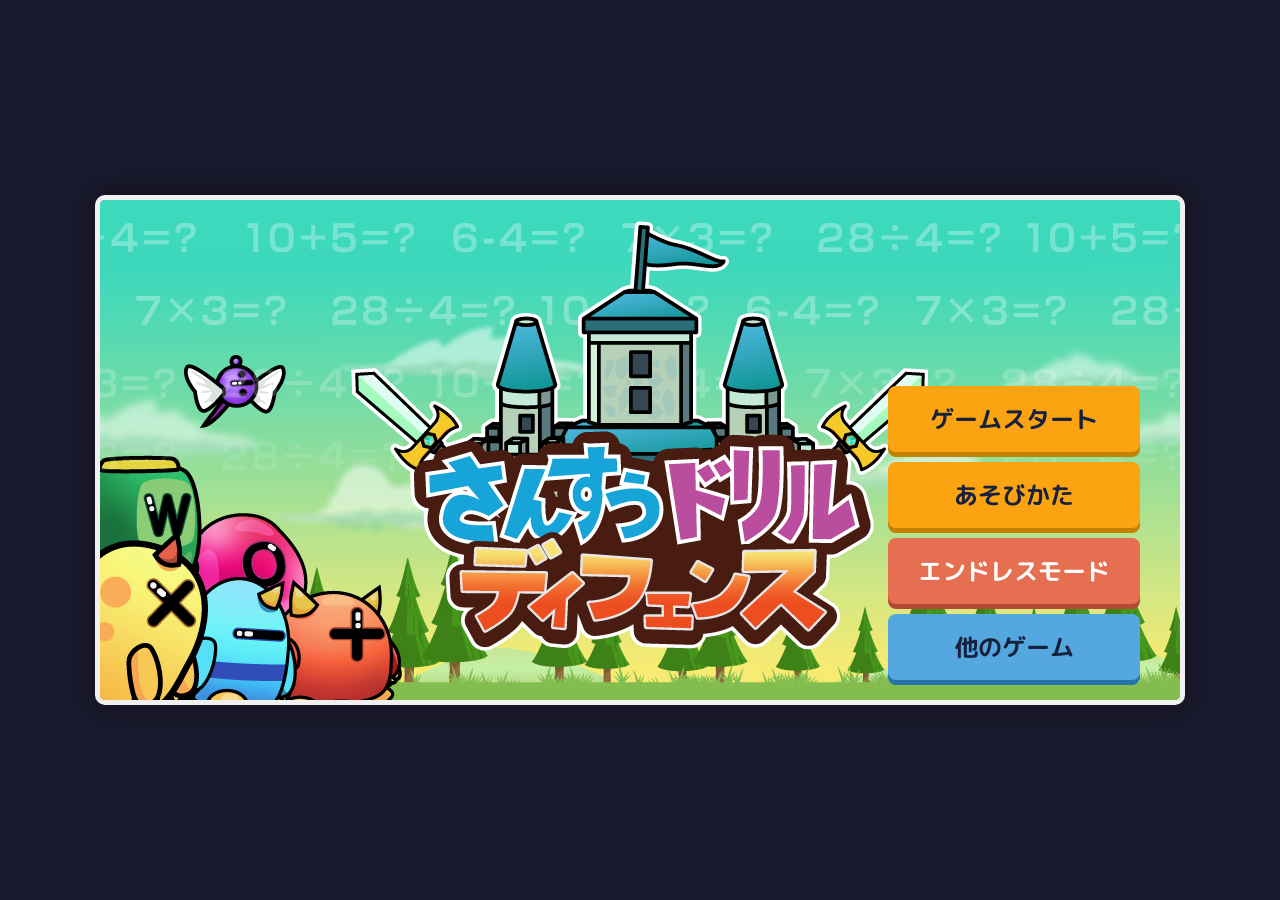
<file: index.html>
<!DOCTYPE html>
<html lang="ja">
<head>
    <meta charset="UTF-8">
    <meta name="viewport" content="width=device-width, initial-scale=1.0, maximum-scale=1.0, user-scalable=no">
    <title>さんすうドリル ディフェンス</title>
    <meta property="og:title" content="さんすうドリル ディフェンス">
    <meta property="og:description" content="モンスターを計算でやっつけろ！新感覚の計算ドリル×タワーディフェンスゲーム！">
    <meta property="og:type" content="website">
    <meta property="og:url" content="https://akkeynoa.web.fc2.com/game/keisan-defense/keisan-defense.html">
    <meta property="og:image" content="https://akkeynoa.web.fc2.com/game/keisan-defense/images/ogp-image.png">
    <meta property="og:site_name" content="さんすうドリル ディフェンス">
    <meta name="twitter:card" content="summary_large_image">

    <audio id="bgm-sound" src="sounds/bgm.mp3" loop></audio>
    <audio id="correct-sound" src="sounds/correct.mp3"></audio>
    <audio id="boss-bgm-sound" src="sounds/boss-bgm.mp3" loop></audio>
    <audio id="wrong-sound" src="sounds/wrong.mp3"></audio>
    <audio id="base-damage-sound" src="sounds/base-damage.mp3"></audio>
    <audio id="buy-sound" src="sounds/buy.mp3"></audio>
    <audio id="gameover-low-sound" src="sounds/gameover-low.mp3"></audio>
    <audio id="gameover-mid-sound" src="sounds/gameover-mid.mp3"></audio>
    <audio id="gameover-high-sound" src="sounds/gameover-high.mp3"></audio>
    <audio id="click-sound" src="sounds/click.mp3"></audio>
    <audio id="sweep-sound" src="sounds/sweep.mp3"></audio>
    <audio id="place-sound" src="sounds/place.mp3"></audio>
    <audio id="game-clear-sound" src="sounds/clear.mp3"></audio>
    <audio id="wave-start-sound" src="sounds/wave-start.mp3"></audio>
    <audio id="wave-clear-sound" src="sounds/wave-clear.mp3"></audio>

    <link rel="stylesheet" href="style.css">
    <script async src="https://www.googletagmanager.com/gtag/js?id=G-XE2BKG5S67"></script>
    <script>
      window.dataLayer = window.dataLayer || [];
      function gtag(){dataLayer.push(arguments);}
      gtag('js', new Date());
      gtag('config', 'G-XE2BKG5S67');
    </script>
</head>
<body>
    <div id="game-wrapper">
        <div id="background-overlay"></div>
        <div id="effects-container"></div>
        <div id="monster-container"></div>
        <div id="base">
            <img id="base-image" src="images/base.png" alt="拠点">
            <div id="base-status">
                <div class="hp-bar-container"><div id="base-hp-bar"></div></div>
                <p id="base-hp-text">HP: 100</p>
            </div>
        </div>
        <div id="answer-ui-wrapper" class="hidden">
            <div id="left-input-area">
                <div id="kill-counter">てんすう：0てん</div>
                <div id="answer-area">
                    <label for="answer-input">こたえ：</label>
                    <input type="number" id="answer-input" inputmode="none">
                </div>
            </div>
            <div id="numpad">
                <button class="numpad-button">7</button><button class="numpad-button">8</button><button class="numpad-button">9</button>
                <button class="numpad-button">4</button><button class="numpad-button">5</button><button class="numpad-button">6</button>
                <button class="numpad-button">1</button><button class="numpad-button">2</button><button class="numpad-button">3</button>
                <button id="numpad-clear" class="numpad-button">C</button>
                <button id="numpad-zero" class="numpad-button">0</button>
                <button id="numpad-enter" class="numpad-button">✔</button>
            </div>
        </div>
        <div id="bottom-right-ui-wrapper">
            <div id="shop-panel-container">
                <div id="item-tooltip" class="hidden">
                    <h3 id="tooltip-name"></h3>
                    <p id="tooltip-description"></p>
                    <p id="tooltip-instruction">(クリックでこうにゅう)</p>
                </div>
            </div>
            <div id="bottom-status-bar">
                <div id="gold-display">0 G</div>
                <button id="volume-button" class="hidden">♪</button>
                <button id="pause-button" class="hidden">とめる</button>
            </div>
        </div>

        <div id="wave-start-screen" class="hidden">
            <h2 id="wave-title"></h2>
            <div id="wave-monster-previews"></div>
        </div>

        <img id="title-background" src="images/title-background.png" class="hidden">

        <div id="start-screen" class="screen-overlay">
            <div class="button-container" style="flex-direction: column;">
                <button id="start-button">ゲームスタート</button>
                <button id="manual-button-start">あそびかた</button>
                <button id="endless-mode-button">エンドレスモード</button>
                <button id="link-other-games-button">他のゲーム</button>
            </div>
        </div>

        <div id="endless-select-screen" class="screen-overlay hidden">
            <div class="endless-select-content">
                <h2>エンドレスモード</h2>
                <p class="endless-description">とくていの てきだけえらんで、けいさんの れんしゅうを しよう！</p>
                <div id="endless-character-grid"></div>
                <div class="button-container" style="margin-top: 15px; justify-content: center;">
                    <button id="endless-view-ranking-button">ランキングをみる</button>
                    <button id="endless-back-button">もどる</button>
                </div>
            </div>
        </div>

        <div id="ranking-screen" class="screen-overlay hidden">
            <div class="ranking-content">
                <h2>ランキング</h2>
                <div id="ranking-tabs"></div>
                <div id="ranking-list-container">
                    <ol id="ranking-list"></ol>
                </div>
                <button id="close-ranking-button">とじる</button>
            </div>
        </div>

        <div id="name-input-screen" class="screen-overlay hidden">
            <div class="name-input-content">
                <h2>ランクイン！</h2>
                <p id="name-input-score-info"></p>
                <p>なまえを いれてね（６もじまで）</p>
                <input type="text" id="player-name-input" maxlength="6" placeholder="なまえ">
                <div class="button-container" style="margin-top: 15px; justify-content: center;">
                    <button id="submit-name-button">とうろく</button>
                </div>
            </div>
        </div>

        <div id="pause-screen" class="screen-overlay hidden">
            <h1>とまってるよ</h1>
            <div class="button-container">
                <button id="resume-button">つづける</button>
                <button id="manual-button-pause">あそびかた</button>
                <button id="quit-button">おわる</button>
            </div>
        </div>
        
        <div id="result-screen" class="screen-overlay hidden">
            <div id="score-effects-container"></div>
            <div class="result-content">
                <h2>けっかはっぴょう</h2>
                <div class="result-score-area">
                    <div class="result-score-title">てんすう</div>
                    <div id="result-score-wrapper">
                        <span id="result-score">0</span><span class="result-unit">てん</span>
                    </div>
                    <p id="result-comment"></p>
                </div>
                <div class="result-details-grid">
                    <div class="result-detail-item">
                        <div class="result-detail-title" id="result-detail-label">とうたつWave</div>
                        <div id="result-wave" class="result-detail-value"></div>
                    </div>
                    <div class="result-detail-item">
                        <div class="result-detail-title">のこりゴールド</div>
                        <div id="result-gold" class="result-detail-value"></div>
                    </div>
                </div>
                <div class="result-wrong-questions">
                    <div class="result-detail-title">まちがえたもんだい</div>
                    <ul id="wrong-questions-list"></ul>
                </div>
            </div>
            <div class="button-container">
                <button id="result-restart-button">もういちど</button>
                <button id="result-title-button">タイトルにもどる</button>
            </div>
        </div>
    </div>
    
    <div id="manual-screen" class="screen-overlay hidden">
        <div class="manual-content">
            <h2>あそびかた</h2>
            <div class="manual-section">
                <div class="manual-text"><p>モンスターが きょてん に むかって くるぞ！<br>けいさんで やっつけよう！ めざせ100てん!!</p></div>
                <div class="manual-image"><img src="images/base.png" alt="きょてん"></div>
            </div>
            <div class="manual-section">
                <div class="manual-text"><h3>① もんだいを だす</h3><p>やっつけたい モンスターを クリック！<br>モンスターの あたまに けいさんの もんだいが でるよ。</p></div>
                <div class="manual-image"><img src="images/monster-1.png" alt="モンスター"></div>
            </div>
            <div class="manual-section">
                <div class="manual-text"><h3>② こたえを いれる</h3><p>キーボードか、がめんのボタンで こたえを いれてね。<br>こたえを いれたら「✓」をおそう！</p></div>
            </div>
            <div class="manual-section">
                <div class="manual-text"><h3>③ ゴールドで パワーアップ！</h3><p>モンスターを たおすと ゴールドが もらえるよ。<br>みぎしたの パネルから ゴールドをつかって パワーアップしよう！</p></div>
                <div class="manual-image"><img src="images/upgrade-base.png" alt="パワーアップパネル"></div>
            </div>
            <div class="manual-section">
                <div class="manual-text"><h3>④ べんりなキーボードそうさ</h3><p>・すうじキー と エンターキーでも こたえを いれられるよ。<br>・みぎの やじるしキーで、いちばん はしにいる てきを えらべるよ。</p></div>
            </div>
        </div>
        <button id="close-manual-button">とじる</button>
    </div>

    <div id="other-games-screen" class="screen-overlay hidden">
        <div class="other-games-content">
            <h2>他のゲーム</h2>
            <div class="other-games-buttons-container">
                <button id="link-gururizan-button" onclick="window.open('https://nonaka-a.github.io/GURURIZAN/', '_blank')">算数ゲーム<br>GURURIZAN</button>
                <button id="link-jukugo-button" onclick="window.open('https://nonaka-a.github.io/jukugo/', '_blank')">国語ゲーム<br>熟語花火</button>
                <button id="link-todofuken-button" onclick="window.open('https://nonaka-a.github.io/todofuken/', '_blank')">社会科ゲーム<br>日本列島博物館</button>
                <button id="link-portal-button" onclick="window.open('https://nonaka-a.github.io/NOA_Games/', '_blank')">ポータルサイト<br>NOA Gamesへ</button>
            </div>
        </div>
        <button id="close-other-games-button">とじる</button>
    </div>

    <script src="data.js"></script>
    <script src="audio.js"></script>
    <script src="ui.js"></script>
    <script src="main.js"></script>
</body>
</html>
</file>
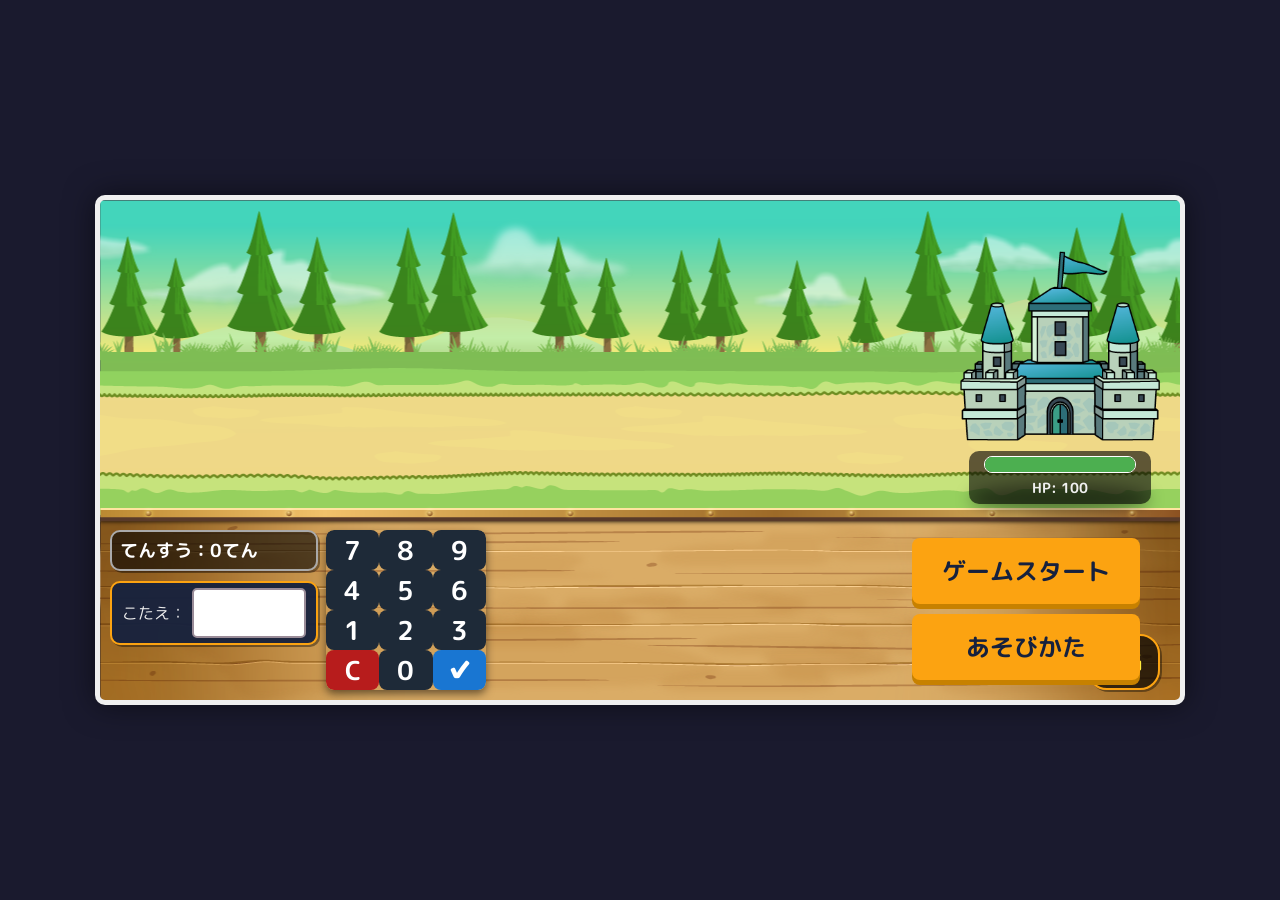
<file: keisan-defense.html>
<!DOCTYPE html>
<html lang="ja">
<head>
    <meta charset="UTF-8">
    <meta name="viewport" content="width=device-width, initial-scale=1.0, maximum-scale=1.0, user-scalable=no">
    <title>さんすうドリル ディフェンス</title>
<!-- 1. サイトのタイトル -->
    <meta property="og:title" content="さんすうドリル ディフェンス">

    <!-- 2. サイトの説明文 -->
    <meta property="og:description" content="モンスターを計算でやっつけろ！新感覚の計算ドリル×タワーディフェンスゲーム！">

    <!-- 3. サイトの種類（Webサイトやブログ、記事など） -->
    <meta property="og:type" content="website">

    <!-- 4. サイトのURL（ゲームをアップロードしたページのURL） -->
    <meta property="og:url" content="https://akkeynoa.web.fc2.com/game/keisan-defense/keisan-defense.html">

    <!-- 5. サムネイル画像のURL（1200x630ピクセル推奨） -->
    <meta property="og:image" content="https://akkeynoa.web.fc2.com/game/keisan-defense/images/ogp-image.png">

    <!-- 6. サイト名 -->
    <meta property="og:site_name" content="さんすうドリル ディフェンス">

    <!-- 7. Twitter用の設定（カードの種類） -->
    <meta name="twitter:card" content="summary_large_image">

    <!-- ↑↑ ここまでOGP設定を追加 ↑↑ -->

    <audio id="bgm-sound" src="sounds/bgm.mp3" loop></audio>

    <audio id="bgm-sound" src="sounds/bgm.mp3" loop></audio>
    <audio id="correct-sound" src="sounds/correct.mp3"></audio>
    <audio id="boss-bgm-sound" src="sounds/boss-bgm.mp3" loop></audio>
    <audio id="wrong-sound" src="sounds/wrong.mp3"></audio>
    <audio id="base-damage-sound" src="sounds/base-damage.mp3"></audio>
    <audio id="buy-sound" src="sounds/buy.mp3"></audio>
    <audio id="gameover-low-sound" src="sounds/gameover-low.mp3"></audio>
    <audio id="gameover-mid-sound" src="sounds/gameover-mid.mp3"></audio>
    <audio id="gameover-high-sound" src="sounds/gameover-high.mp3"></audio>
    <audio id="click-sound" src="sounds/click.mp3"></audio>
    <audio id="sweep-sound" src="sounds/sweep.mp3"></audio>
    <audio id="place-sound" src="sounds/place.mp3"></audio>
    <audio id="game-clear-sound" src="sounds/clear.mp3"></audio>
    <audio id="wave-start-sound" src="sounds/wave-start.mp3"></audio>
    <audio id="wave-clear-sound" src="sounds/wave-clear.mp3"></audio>


    <link rel="stylesheet" href="style.css">
</head>
<body>
    <div id="game-wrapper">
         <div id="background-overlay"></div>
        <div id="effects-container"></div>
        <div id="monster-container"></div>
        <div id="base">
            <img id="base-image" src="images/base.png" alt="拠点">
            <div id="base-status">
                <div class="hp-bar-container"><div id="base-hp-bar"></div></div>
                <p id="base-hp-text">HP: 100</p>
            </div>
        </div>
        <div id="answer-ui-wrapper" class="hidden">
            <div id="left-input-area">
                <div id="kill-counter">てんすう：0てん</div>
                <div id="answer-area">
                    <label for="answer-input">こたえ：</label>
                    <input type="number" id="answer-input" inputmode="none">
                </div>
            </div>
            <div id="numpad">
                <button class="numpad-button">7</button><button class="numpad-button">8</button><button class="numpad-button">9</button>
                <button class="numpad-button">4</button><button class="numpad-button">5</button><button class="numpad-button">6</button>
                <button class="numpad-button">1</button><button class="numpad-button">2</button><button class="numpad-button">3</button>
                <button id="numpad-clear" class="numpad-button">C</button>
                <button id="numpad-zero" class="numpad-button">0</button>
                <button id="numpad-enter" class="numpad-button">✔</button>
            </div>
        </div>
        <div id="bottom-right-ui-wrapper">
            <div id="shop-panel-container">
                <div id="item-tooltip" class="hidden">
                    <h3 id="tooltip-name"></h3>
                    <p id="tooltip-description"></p>
                    <p id="tooltip-instruction">(クリックでこうにゅう)</p>
                </div>
            </div>
            <div id="bottom-status-bar">
                <div id="gold-display">0 G</div>
                <button id="volume-button" class="hidden">♪</button>
                <button id="pause-button" class="hidden">とめる</button>
            </div>
        </div>

        <div id="wave-start-screen" class="hidden">
            <h2 id="wave-title"></h2>
            <div id="wave-monster-previews"></div>
        </div>

               <!-- ↓↓ ここにタイトル画像用のimgタグを追加・移動します ↓↓ -->
        <img id="title-background" src="images/title-background.png" class="hidden">

        <div id="start-screen" class="screen-overlay">
            <!-- <h1>は不要なので削除またはコメントアウトします -->
            <!-- <h1>さんすうドリル ディフェンス</h1> -->

            <div class="button-container" style="flex-direction: column;">
                <button id="start-button">ゲームスタート</button>
                <button id="manual-button-start">あそびかた</button>
            </div>
        </div>
        
        <div id="pause-screen" class="screen-overlay hidden">
            <h1>とまってるよ</h1>
            <div class="button-container">
                <button id="resume-button">つづける</button>
                <button id="manual-button-pause">あそびかた</button>
                <button id="quit-button">おわる</button>
            </div>
        </div>
        
        <div id="result-screen" class="screen-overlay hidden">
            <div id="score-effects-container"></div>
            <div class="result-content">
                <h2>けっかはっぴょう</h2>
                <div class="result-score-area">
                    <div class="result-score-title">てんすう</div>
                    <div id="result-score-wrapper">
                        <span id="result-score">0</span><span class="result-unit">てん</span>
                    </div>
                    <p id="result-comment"></p>
                </div>
                <div class="result-details-grid">
                    <div class="result-detail-item">
                        <div class="result-detail-title">とうたつWave</div>
                        <div id="result-wave" class="result-detail-value"></div>
                    </div>
                    <div class="result-detail-item">
                        <div class="result-detail-title">のこりゴールド</div>
                        <div id="result-gold" class="result-detail-value"></div>
                    </div>
                </div>
                <div class="result-wrong-questions">
                    <div class="result-detail-title">まちがえたもんだい</div>
                    <ul id="wrong-questions-list"></ul>
                </div>
            </div>
            <div class="button-container">
                <button id="result-restart-button">もういちど</button>
                <button id="result-title-button">タイトルにもどる</button>
            </div>
        </div>
    </div>
    
    <div id="manual-screen" class="screen-overlay hidden">
        <div class="manual-content">
            <h2>あそびかた</h2>
            <div class="manual-section">
                <div class="manual-text"><p>モンスターが きょてん に むかって くるぞ！<br>けいさんで やっつけよう！ めざせ100てん!!</p></div>
                <div class="manual-image"><img src="images/base.png" alt="きょてん"></div>
            </div>
            <div class="manual-section">
                <div class="manual-text"><h3>① もんだいを だす</h3><p>やっつけたい モンスターを クリック！<br>モンスターの あたまに けいさんの もんだいが でるよ。</p></div>
                <div class="manual-image"><img src="images/monster-1.png" alt="モンスター"></div>
            </div>
            <div class="manual-section">
                <div class="manual-text"><h3>② こたえを いれる</h3><p>キーボードか、がめんのボタンで こたえを いれてね。<br>こたえを いれたら「✓」をおそう！</p></div>
            </div>
            <div class="manual-section">
                <div class="manual-text"><h3>③ ゴールドで パワーアップ！</h3><p>モンスターを たおすと ゴールドが もらえるよ。<br>みぎしたの パネルから ゴールドをつかって パワーアップしよう！</p></div>
                <div class="manual-image"><img src="images/upgrade-base.png" alt="パワーアップパネル"></div>
            </div>
            <div class="manual-section">
                <div class="manual-text"><h3>④ べんりなキーボードそうさ</h3><p>・すうじキー と エンターキーでも こたえを いれられるよ。<br>・みぎの やじるしキーで、いちばん はしにいる てきを えらべるよ。</p></div>
            </div>
        </div>
        <button id="close-manual-button">とじる</button>
    </div>

    <script src="main.js"></script>
</body>
</html>
</file>
<file: style.css>
@import url('https://fonts.googleapis.com/css2?family=M+PLUS+Rounded+1c:wght@700&display=swap');
:root { --base-color: #4CAF50; --border-color: #f0f0f0; --ui-color: #fca311; --shadow: 2px 2px 0 rgba(0,0,0,0.4);}
body { background-color: #1a1a2e; color: #f0f0f0; font-family: 'M PLUS Rounded 1c', 'Hiragino Kaku Gothic ProN', Meiryo, sans-serif; display: flex; justify-content: center; align-items: center; height: 100vh; margin: 0; overflow: hidden; }
#game-wrapper { position: relative; width: 95%; max-width: 1080px; height: 500px; background-image: url('images/background.png'); background-size: cover; background-position: center; border: 5px solid var(--border-color); border-radius: 10px; box-shadow: 0 0 30px rgba(0, 0, 0, 0.5); overflow: hidden; }
#background-overlay {
    position: absolute;
    top: 0;
    left: 0;
    width: 100%;
    height: 100%;
    background-size: cover;
    background-position: center;
    opacity: 0;
    z-index: 0;
}

#game-wrapper.fade-in-background #background-overlay {
    opacity: 1;
    transition: opacity 1s ease-in-out;
}
#effects-container { position: absolute; top: 0; left: 0; width: 100%; height: 100%; z-index: 1; }
#monster-container { position: absolute; top: 0; left: 0; width: 100%; height: 100%; z-index: 2; }
#base { 
    position: absolute; 
    right: 20px; 
    top: 35%; 
    transform: translateY(-50%); 
    width: 200px; 
    height: auto; 
    background-color: transparent; 
    border: none; 
    display: flex; 
    flex-direction: column; 
    justify-content: center; 
    align-items: center; 
    z-index: 3;
}
#base::before {
    content: '';
    position: absolute;
    bottom: -10px;
    left: 50%;
    transform: translateX(-50%);
    width: 90%;
    height: 30px;
    background: rgba(0, 0, 0, 0.4);
    border-radius: 50%;
    filter: blur(8px);
    z-index: -1;
}
#base-image { width: 200px; height: 200px; object-fit: contain; }
#base-status { width: auto; background: rgba(0,0,0,0.6); padding: 5px 15px; border-radius: 10px; margin-top: 5px; text-align: center; }
#base-status .hp-bar-container { width: 150px; }
#base-status p { margin: 5px 0 0 0; font-size: 0.9em; font-weight: bold; }
.hp-bar-container { height: 15px; background-color: #333; border: 1px solid #fff; border-radius: 8px; overflow: hidden; }
#base-hp-bar { height: 100%; background-color: var(--base-color); transition: width 0.3s; }
#base.damage { animation: shake 0.3s; }
.monster { position: absolute; width: 64px; height: 64px; background-color: transparent; cursor: pointer; }
.monster::before { content: ''; position: absolute; bottom: 5px; left: 50%; transform: translateX(-50%); width: 70%; height: 15px; background: rgba(0, 0, 0, 0.5); border-radius: 50%; filter: blur(4px); z-index: -1; }
.monster.flying::before { bottom: -85px; transform: translateX(-50%) scale(0.8); background: rgba(0, 0, 0, 0.25); }
.monster.monster-boss::before {
    bottom: -170px;
    width: 250%;
    height: 25px;
}
.monster-large .monster-image { transform: scale(3.5); }
.monster-medium .monster-image { transform: scale(1.8); }
.monster-image { width: 100%; height: 100%; object-fit: contain; }
.monster.active { transform: scale(1.1); z-index: 1000 !important; }
.monster.active .monster-image { filter: drop-shadow(0 0 8px #ffc107); }
.monster-status { position: absolute; bottom: -25px; left: 50%; transform: translateX(-50%); display: flex; align-items: center; gap: 5px; background: rgba(0,0,0,0.6); padding: 2px 8px; border-radius: 5px; width: auto; white-space: nowrap; }

.monster-boss .monster-status {
    bottom: -90px;
}
.monster-status .hp-bar-container { width: 60px; height: 8px; }
.monster-hp-bar { height: 100%; background-color: #ff4d4d; border-radius: 3px; transition: width 0.3s;}
.monster-hp-text { font-size: 0.8em; color: white; font-weight: bold; }
.question-follow { position: absolute; top: -55px; left: 50%; transform: translateX(-50%); background: rgba(0,0,0,0.8); padding: 5px 10px; border-radius: 8px; color: #ffeb3b; font-size: 1.5em; font-weight: bold; white-space: nowrap; pointer-events: none; z-index: 10; }
.question-follow.long-question { white-space: normal; width: 350px; font-size: 1.1em; top: -80px; line-height: 1.4; }
.question-follow.emoji-question { width: auto; font-size: 1.8em; }
#answer-ui-wrapper { position: absolute; bottom: 10px; left: 10px; display: flex; align-items: stretch; gap: 8px; z-index: 100; }
#left-input-area { display: flex; flex-direction: column; justify-content: flex-start; gap: 10px; }
#answer-area { background-color: rgba(22, 33, 62, 0.95); padding: 5px 10px; border-radius: 10px; border: 2px solid var(--ui-color); box-shadow: var(--shadow); display: flex; align-items: center; gap: 6px; }
#answer-input { font-family: 'M PLUS Rounded 1c', sans-serif; width: 100px; padding: 5px; font-size: 1.5em; text-align: center; border: 2px solid #9a8c98; border-radius: 5px; -moz-appearance: textfield; }
#answer-input::-webkit-outer-spin-button, #answer-input::-webkit-inner-spin-button { -webkit-appearance: none; margin: 0; }
#numpad { display: grid; grid-template-columns: repeat(3, 1fr); gap: 0; width: 160px; height: 160px; border-radius: 8px; overflow: hidden; box-shadow: 0 4px 8px rgba(0,0,0,0.5); }
.numpad-button { box-sizing: border-box; width: 100%; height: 100%; font-size: 1.6em; font-weight: bold; background-color: #1e2a38; color: white; border: 1px solid rgba(255,255,255,0.15); border-radius: 0; box-shadow: none; cursor: pointer; transition: background-color 0.1s; display: flex; justify-content: center; align-items: center; }
.numpad-button:active { background-color: #2a3b50; transform: none; box-shadow: inset 0 0 10px rgba(0,0,0,0.7); border-color: transparent; }
.numpad-button:hover { background-color: #2a3b50; }
#numpad-clear { background-color: #b71c1c; }
#numpad-clear:hover { background-color: #d32f2f; }
#numpad-clear:active { background-color: #8c1010; }
#numpad-enter { background-color: #1976d2; }
#numpad-enter:hover { background-color: #2196f3; }
#numpad-enter:active { background-color: #115293; }
.screen-overlay { position: absolute; top: 0; left: 0; width: 100%; height: 100%; background-color: rgba(0, 0, 0, 0.7); display: flex; flex-direction: column; justify-content: center; align-items: center; z-index: 200; text-align: center; color: white; }
.screen-overlay h1, .screen-overlay h2 { color: var(--ui-color); font-size: 3em; margin-bottom: 30px; }
.screen-overlay button, .numpad-button, #pause-button { font-family: 'M PLUS Rounded 1c', sans-serif; border: none; border-radius: 8px; font-weight: bold; cursor: pointer; transition: all 0.1s ease-in-out; touch-action: manipulation; }
.screen-overlay button { font-size: 1.5em; padding: 15px 30px; background-color: var(--ui-color); color: #16213e; box-shadow: 0 5px 0 #c78100; }
.screen-overlay button:hover { background-color: #e9c46a; }
.screen-overlay button:active { transform: translateY(3px); box-shadow: 0 2px 0 #c78100; }
#title-background {
    position: absolute;
    top: 0;
    left: 0;
    width: 100%;
    height: 100%;
    object-fit: cover;
    z-index: 199;
}

#start-screen {
    background-color: transparent; 
}

#start-screen .button-container {
    position: absolute;
    bottom: 20px;
    right: 40px;
    flex-direction: column;
    gap: 10px;
}

#endless-mode-button {
    background-color: #e76f51;
    box-shadow: 0 5px 0 #b34a32;
    color: white;
}
#endless-mode-button:hover {
    background-color: #f4a261;
}

.endless-select-content {
    background: rgba(22, 33, 62, 0.95);
    border: 2px solid var(--ui-color);
    padding: 15px 25px;
    border-radius: 10px;
    text-align: center;
    max-width: 95%;
    width: 650px;
    box-sizing: border-box;
}
.endless-select-content h2 {
    font-size: 1.8em;
    margin: 0 0 5px 0;
}
.endless-description {
    font-size: 1em;
    margin: 0 0 15px 0;
    color: #ffeb3b;
}
#endless-character-grid {
    display: grid;
    grid-template-columns: repeat(3, 1fr);
    gap: 10px;
}
.endless-char-tile {
    background: rgba(0, 0, 0, 0.4);
    border: 2px solid #555;
    border-radius: 8px;
    padding: 10px;
    cursor: pointer;
    transition: all 0.2s;
    display: flex;
    flex-direction: column;
    align-items: center;
    gap: 5px;
}
.endless-char-tile:hover {
    border-color: var(--ui-color);
    background: rgba(252, 163, 17, 0.2);
    transform: translateY(-2px);
}
.endless-char-img {
    width: 50px;
    height: 50px;
    object-fit: contain;
}
.endless-char-name {
    font-size: 1.1em;
    font-weight: bold;
    color: #fff;
}
#endless-view-ranking-button, #endless-back-button, #close-ranking-button, #submit-name-button {
    font-size: 1.1em;
    padding: 8px 20px;
}

.ranking-content {
    background: rgba(22, 33, 62, 0.95);
    border: 2px solid var(--ui-color);
    padding: 15px 25px;
    border-radius: 10px;
    text-align: center;
    max-width: 95%;
    width: 620px;
}
.ranking-content h2 {
    font-size: 1.8em;
    margin: 0 0 10px 0;
}
#ranking-tabs {
    display: grid;
    grid-template-columns: repeat(3, 1fr);
    gap: 8px;
    margin-bottom: 15px;
}
.ranking-tab {
    font-family: 'M PLUS Rounded 1c', sans-serif;
    font-size: 0.9em;
    padding: 5px 10px;
    background: #333;
    color: #fff;
    border: 1px solid #777;
    border-radius: 5px;
    cursor: pointer;
}
.ranking-tab.active {
    background: var(--ui-color);
    color: #16213e;
    border-color: #fff;
    font-weight: bold;
}
#ranking-list-container {
    background: rgba(0, 0, 0, 0.4);
    border-radius: 8px;
    padding: 10px 20px;
    min-height: 150px;
    margin-bottom: 15px;
    text-align: left;
}
#ranking-list {
    margin: 0;
    padding-left: 25px;
}
#ranking-list li {
    font-size: 1.1em;
    padding: 5px 0;
    border-bottom: 1px dashed rgba(255, 255, 255, 0.2);
    display: flex;
    justify-content: space-between;
}
#ranking-list li:last-child {
    border-bottom: none;
}
.ranking-empty {
    text-align: center;
    color: #aaa;
    padding-top: 50px;
}

.name-input-content {
    background: rgba(22, 33, 62, 0.95);
    border: 2px solid var(--ui-color);
    padding: 20px 30px;
    border-radius: 10px;
    text-align: center;
    max-width: 90%;
    width: 380px;
}
.name-input-content h2 {
    font-size: 1.8em;
    margin: 0 0 10px 0;
}
#player-name-input {
    font-family: 'M PLUS Rounded 1c', sans-serif;
    font-size: 1.4em;
    text-align: center;
    width: 200px;
    padding: 6px;
    border-radius: 6px;
    border: 2px solid var(--ui-color);
    background: #fff;
    color: #16213e;
    margin-top: 10px;
}

#link-gururizan-button {
    font-size: 1.1em;
    padding: 8px 30px;
    line-height: 1.3;
    background-color: #4fc3f7;
    box-shadow: 0 5px 0 #0288d1;
}
#link-gururizan-button:hover { background-color: #81d4fa; }
#link-gururizan-button:active { box-shadow: 0 2px 0 #0288d1; }
#link-jukugo-button {
    font-size: 1.1em;
    padding: 8px 30px;
    line-height: 1.3;
    background-color: #ff5252;
    box-shadow: 0 5px 0 #d32f2f;
}
#link-jukugo-button:hover { background-color: #ff867f; }
#link-jukugo-button:active { box-shadow: 0 2px 0 #d32f2f; }
#link-todofuken-button {
    font-size: 1.1em;
    padding: 8px 30px;
    line-height: 1.3;
    background-color: #bcaaa4;
    box-shadow: 0 5px 0 #8d6e63;
}
#link-todofuken-button:hover { background-color: #d7ccc8; }
#link-todofuken-button:active { box-shadow: 0 2px 0 #8d6e63; }
#link-portal-button {
    font-size: 1.1em;
    padding: 8px 30px;
    line-height: 1.3;
    background-color: var(--ui-color);
    color: #16213e;
    box-shadow: 0 5px 0 #c78100;
}
#link-portal-button:hover { background-color: #e9c46a; }
#link-portal-button:active { box-shadow: 0 2px 0 #c78100; }
#link-other-games-button {
    font-size: 1.5em;
    padding: 15px 30px;
    background-color: #55a8df;
    color: #16213e;
    box-shadow: 0 5px 0 #2474aa;
}
#link-other-games-button:hover { background-color: #55a8df; }
#link-other-games-button:active { box-shadow: 0 2px 0 #2474aa; }
.other-games-content {
    background: rgba(22, 33, 62, 0.95);
    border: 2px solid var(--ui-color);
    padding: 20px 40px;
    border-radius: 10px;
    text-align: center;
    max-width: 90%;
    width: 400px;
    margin-bottom: 20px;
}
.other-games-content h2 { margin-top: 0; margin-bottom: 20px; }
.other-games-buttons-container {
    display: flex;
    flex-direction: column;
    gap: 15px;
    align-items: center;
}
.other-games-buttons-container button { width: 100%; box-sizing: border-box; }
.button-container { display: flex; gap: 20px; flex-direction: row; }
#pause-screen .button-container { flex-direction: column; }
.hidden { display: none; }
.damage-popup { position: absolute; font-size: 2em; font-weight: bold; color: #ffdd00; text-shadow: 2px 2px 0 #000,-2px -2px 0 #000,2px -2px 0 #000,-2px 2px 0 #000; pointer-events: none; animation: fade-up 1s ease-out forwards; z-index: 2000; }
.damage-popup.wrong-answer { color: #e63946; }
.damage-popup.gold-popup { color: #FFD700; font-size: 2.2em; }
#bottom-right-ui-wrapper { position: absolute; bottom: 10px; right: 20px; display: flex; flex-direction: column; align-items: flex-end; gap: 10px; z-index: 100; }
#bottom-status-bar { display: flex; align-items: center; gap: 15px; }
#gold-display, #pause-button, #volume-button { background-color: rgba(0,0,0,0.7); padding: 8px 15px; border-radius: 20px; border: 2px solid var(--ui-color); box-shadow: var(--shadow); font-size: 1.5em; font-weight: bold; color: #ffeb3b; }
#pause-button, #volume-button { cursor: pointer; transition: background-color 0.2s; }
#pause-button:hover, #volume-button:hover { background-color: rgba(40,40,40,0.8); }
#shop-panel-container { display: flex; gap: 12px; position: relative; }
.shop-panel { width: 95px; height: 95px; background-color: rgba(0,0,0,0.5); border: 2px solid var(--ui-color); box-shadow: var(--shadow); border-radius: 12px; cursor: pointer; transition: all 0.2s; display: flex; flex-direction: column; align-items: center; justify-content: space-between; padding: 5px; box-sizing: border-box; position: relative; overflow: hidden; }
.shop-panel-img { width: 100%; height: 60%; object-fit: contain; }
.shop-panel-price { font-size: 1em; font-weight: bold; color: #ffeb3b; height: 30%; display: flex; align-items: center; justify-content: center; }
.shop-panel.unaffordable { opacity: 0.4; cursor: not-allowed; }
.shop-panel.sold-out { opacity: 0.6; cursor: not-allowed; background-color: rgba(50,50,50,0.7); border-color: #888; }
.shop-panel.sold-out .shop-panel-price { color: #aaa; }
#item-tooltip { position: absolute; bottom: 110px; left: 50%; transform: translateX(-50%); width: 280px; background-color: rgba(22, 33, 62, 0.95); border: 2px solid var(--ui-color); box-shadow: var(--shadow); border-radius: 10px; padding: 15px; text-align: center; z-index: 110; pointer-events: none; opacity: 0; transition: opacity 0.2s; }
#item-tooltip.visible { opacity: 1; }
#tooltip-name { font-size: 1.2em; margin: 0 0 5px 0; color: var(--ui-color);}
#tooltip-description { font-size: 0.9em; margin: 0; }
#tooltip-instruction { font-size: 0.8em; margin-top: 10px; color: #aaa; }
.monster.swept { 
    transform: translateX(-1200px) rotate(-720deg);
    transition: transform 1s ease-out;
}
.slow-field { position: absolute; width: 300px; height: 120px; border-radius: 50%; pointer-events: none; }
#placement-preview { position: absolute; pointer-events: none; z-index: 10; width: 300px; height: 120px; border-radius: 50%; background-color: rgba(0, 150, 255, 0.4); border: 2px dashed #fff; box-sizing: border-box; }
.placing-cursor { cursor: crosshair !important; }
#kill-counter { background-color: rgba(0,0,0,0.6); padding: 5px 8px; border-radius: 10px; font-size: 1.1em; font-weight: bold; color: #fff; box-shadow: var(--shadow); border: 2px solid #aaa; text-align: left; }

.result-content { position: relative; background: rgba(22, 33, 62, 0.95); border: 2px solid var(--ui-color); padding: 20px 40px; border-radius: 10px; text-align: center; max-width: 90%; width: 650px; margin-bottom: 20px; max-height: 80vh; overflow-y: auto; }
.result-content h2 { color: var(--ui-color); font-size: 2.2em; margin-top: 0; }
.result-score-area { margin-bottom: 25px; }
.result-score-title { font-size: 1.2em; color: #ccc; }
#result-score-wrapper { position: relative; display: inline-block; margin: 5px 0; }
#result-score { font-size: 6em; font-weight: bold; color: #ffeb3b; line-height: 1; text-shadow: 3px 3px 0 #c78100; }
.result-unit { font-size: 2em; margin-left: 10px; }
#result-comment { font-size: 1.4em; font-weight: bold; margin: 5px 0 0 0; }
.result-details-grid { display: grid; grid-template-columns: 1fr 1fr; gap: 20px; margin-bottom: 25px; text-align: left; }
.result-detail-item { background: rgba(0,0,0,0.3); padding: 15px; border-radius: 8px; }
.result-detail-title { font-size: 1em; color: #ccc; margin-bottom: 5px; border-bottom: 1px dashed #666; padding-bottom: 5px; }
.result-detail-value { font-size: 1.8em; font-weight: bold; text-align: center; }
.result-wrong-questions { text-align: left; }
#wrong-questions-list { background: rgba(0,0,0,0.3); border-radius: 8px; padding: 10px 10px 10px 40px; margin-top: 5px; height: 120px; overflow-y: auto; list-style-type: '❌ '; }
#wrong-questions-list li { padding: 4px 0; font-size: 0.9em; }

#score-effects-container { position: absolute; top: 0; left: 0; width: 100%; height: 100%; pointer-events: none; z-index: 201;}
.sparkle { position: absolute; width: 10px; height: 10px; background-color: #ffeb3b; border-radius: 50%; animation: sparkle-anim 1.2s infinite; box-shadow: 0 0 10px #ffeb3b; }
@keyframes sparkle-anim { 0% { transform: scale(1); opacity: 1; } 100% { transform: scale(2.5); opacity: 0; } }

.manual-content { background: rgba(22, 33, 62, 0.95); border: 2px solid var(--ui-color); padding: 10px 30px 20px 30px; border-radius: 10px; text-align: left; max-width: 90%; width: 600px; margin-bottom: 20px; max-height: 80vh; overflow-y: auto; }
.manual-section { display: flex; align-items: center; gap: 20px; padding: 10px 0; border-bottom: 1px dashed rgba(255, 255, 255, 0.2); }
.manual-section:last-child { border-bottom: none; }
.manual-text { flex: 1; }
.manual-image { width: 90px; height: 90px; flex-shrink: 0; }
.manual-image img { width: 100%; height: 100%; object-fit: contain; }
.manual-content h3 { color: var(--ui-color); border-bottom: 1px solid var(--ui-color); padding-bottom: 3px; margin: 15px 0 5px 0; font-size: 1.1em; }
.manual-content p { line-height: 1.7; margin: 0; }

#wave-start-screen { position: absolute; top: 25%; left: 0; width: 100%; background-color: rgba(0,0,0,0.7); color: white; text-align: center; padding: 20px 0; z-index: 150; animation: fadeInOut 4s ease-in-out; pointer-events: none; }
#wave-title { font-size: 2.5em; margin: 0; }
#wave-monster-previews { display: flex; justify-content: center; gap: 15px; margin-top: 15px; }
.wave-monster-preview-img { width: 50px; height: 50px; object-fit: contain; transform: scale(1.1); }

@keyframes fadeInOut { 0%, 100% { opacity: 0; } 10%, 80% { opacity: 1; } }
@keyframes fade-up { 0% { opacity: 1; transform: translateY(0); } 100% { opacity: 0; transform: translateY(-50px); } }
@keyframes shake { 0%, 100% { transform: translateY(-50%) translateX(0); } 10%, 30%, 50%, 70%, 90% { transform: translateY(-50%) translateX(-8px); } 20%, 40%, 60%, 80% { transform: translateY(-50%) translateX(8px); } }
</file>
